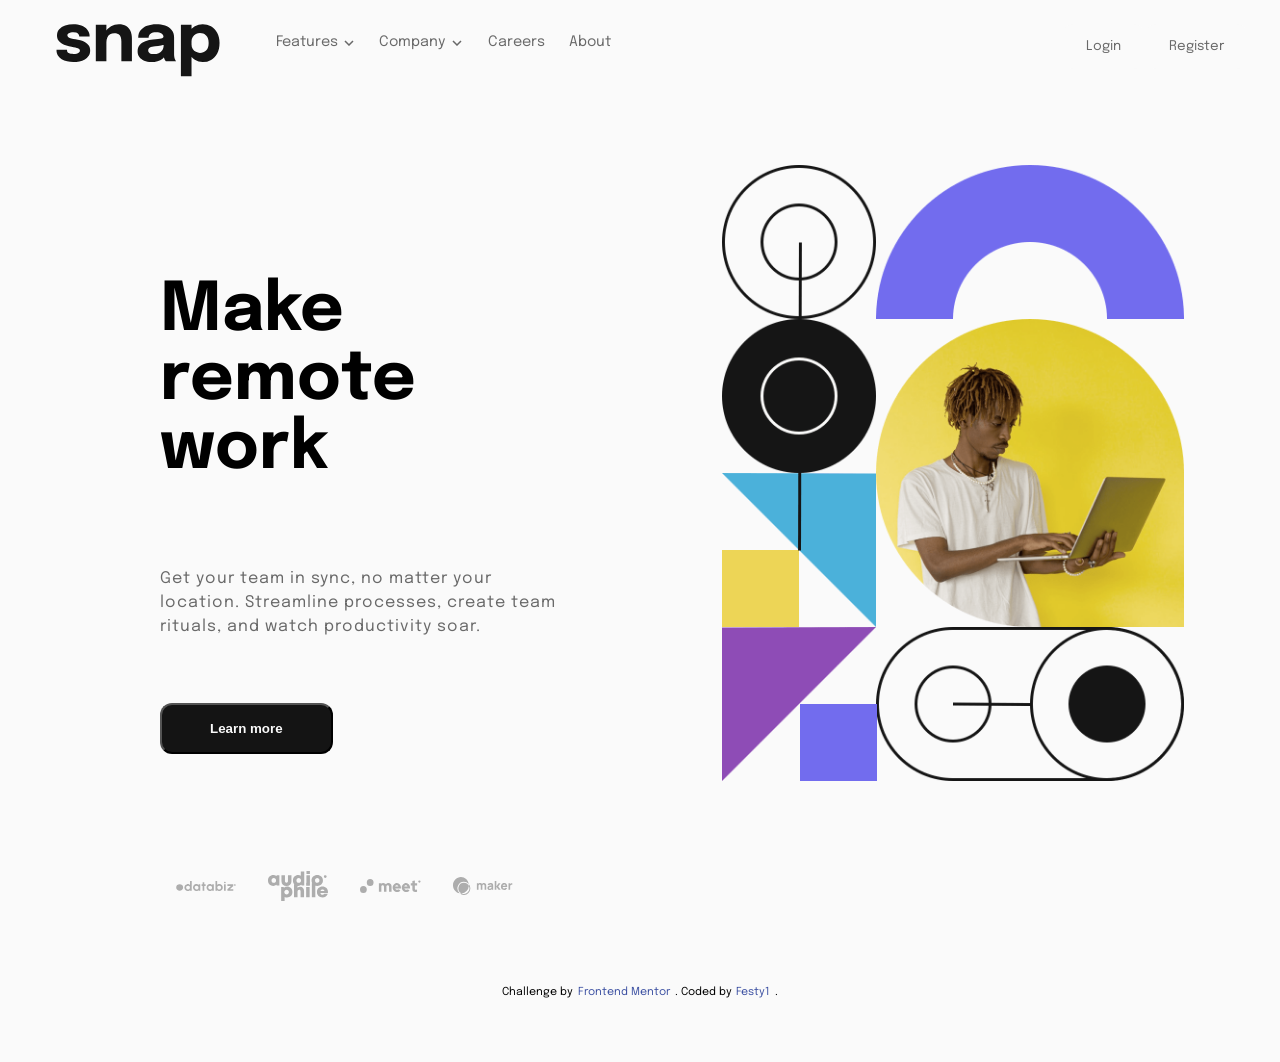
<file: indexx.html>
<!DOCTYPE html>
<html lang="en">

<head>
    <meta charset="UTF-8">
    <meta http-equiv="X-UA-Compatible" content="IE=edge">
    <meta name="viewport" content="width=device-width, initial-scale=1.0">
    <title>Section with Dropdown</title>
    <link rel="preconnect" href="https://fonts.googleapis.com">
    <link rel="preconnect" href="https://fonts.gstatic.com" crossorigin>
    <link href="https://fonts.googleapis.com/css2?family=Epilogue:wght@500;700&display=swap" rel="stylesheet">
    <link rel="stylesheet" href="styles.css">

</head>

<body>
    <header>
        <nav class="header">
            <div id="logo">
                <img src="./images/logo.svg" alt="logo">
            </div>
            <div id="menu">
                <img src="./images/icon-menu.svg" alt="menu" id="hamburger">
            </div>
            <!-- ////////  mobile menu  /////////// -->
            <div class="menu-main">
                <div class="close-menu">
                    <img src="./images/icon-close-menu.svg" alt="close menu" id="close">
                    <ul class="big-ul desktop-menu">
                        <li id="features"><a href="#">Features <img src="./images/icon-arrow-down.svg" alt="dropdown"
                                    id="arrow-down1"><img src="./images/icon-arrow-up.svg" alt="close"
                                    id="arrow-up1"></a>
                            <ul class="feature-li">
                                <li><a href="#"><img src="./images/icon-todo.svg" alt="Todo list icon"
                                            id="icon"></a>Todo List
                                </li>
                                <li><a href="#"><img src="./images/icon-calendar.svg" alt="Calender icon"
                                            id="icon"></a>Calender
                                </li>
                                <li><a href="#"><img src="./images/icon-reminders.svg" alt="Reminders icon"
                                            id="icon"></a>Reminders
                                </li>
                                <li><a href="#"><img src="./images/icon-planning.svg" alt="Planning icon"
                                            id="icon"></a>Planning
                                </li>
                            </ul>
                        </li>
                        <li><a href="#">Company <img src="./images/icon-arrow-down.svg" alt="dropdown"
                                    id="arrow-down2"><img src="./images/icon-arrow-up.svg" alt="close"
                                    id="arrow-up2"></a>
                            <ul class="company-li">
                                <li><a href="#"></a>History</li>
                                <li><a href="#"></a>Our Team</li>
                                <li><a href="#"></a>Blog</li>
                            </ul>
                        </li>
                        <li><a href="#">Careers</a></li>
                        <li><a href="#">About</a></li>
                    </ul>
                    <div class="btn1">
                        <button id="login">Login</button>
                        <button id="register">Register</button>
                    </div>
                </div>
            </div>
            <!-- //////// Desktop menu ////////// -->
            <div class="desktop">
                <div class="desktop-nav">
                    <img src="./images/logo.svg" alt="logo" id="desktop-logo">
                    <ul class="desktop-big-ul">
                        <li><a id="desktop-features" href="#">Features <img src="./images/icon-arrow-down.svg"
                                    alt="dropdown" id="desktop-arrow-down1"><img src="./images/icon-arrow-up.svg"
                                    alt="close" id="desktop-arrow-up1"></a>
                                    <div>
                                        <ul class="desktop-feature-li">
                                            <li><a href="#"><img src="./images/icon-todo.svg" alt="Todo list icon"
                                                        id="desktop-icon"></a>Todo List
                                            </li>
                                            <li><a href="#"><img src="./images/icon-calendar.svg" alt="Calender icon"
                                                        id="desktop-icon"></a>Calender
                                            </li>
                                            <li><a href="#"><img src="./images/icon-reminders.svg" alt="Reminders icon"
                                                        id="desktop-icon"></a>Reminders
                                            </li>
                                            <li><a href="#"><img src="./images/icon-planning.svg" alt="Planning icon"
                                                        id="desktop-icon"></a>Planning
                                            </li>
                                        </ul>
                                    </div>
                        </li>
                        <li><a href="#">Company <img src="./images/icon-arrow-down.svg" alt="dropdown"
                                    id="desktop-arrow-down2"><img src="./images/icon-arrow-up.svg" alt="close"
                                    id="desktop-arrow-up2"></a>
                            <ul class="desktop-company-li">
                                <li><a href="#"></a>History</li>
                                <li><a href="#"></a>Our Team</li>
                                <li><a href="#"></a>Blog</li>
                            </ul>
                        </li>
                        <li><a href="#">Careers</a></li>
                        <li><a href="#">About</a></li>
                    </ul>
                </div>
                <div class="desktop-btn1">
                    <button id="desktop-login">Login</button>
                    <button id="desktop-register">Register</button>
                </div>
            </div>
        </nav>
        
    </header>
    <section class="section">
        <div id="hero">
            <img src="./images/image-hero-mobile.png" alt="main-picture" id="mobile-image">
            <img src="./images/image-hero-desktop.png" alt="main-picture" id="desktop-image">
        </div>
        <div class="sub-section">
            <div class="words">
                <h1>Make remote work</h1>
                <p>Get your team in sync, no matter your location. Streamline processes, create team rituals, and watch
                    productivity soar.</p>
            </div>
            <div class="desktop-btn">
                <button id="learn-more">Learn more</button>
            </div>
            <div class="contact">
                <img src="./images/client-databiz.svg" alt="databiz-link" id="img-contact">
                <img src="./images/client-audiophile.svg" alt="audiophile-link" id="img-contact">
                <img src="./images/client-meet.svg" alt="client-meet-link" id="img-contact">
                <img src="./images/client-maker.svg" alt="client-maker-link" id="img-contact">
            </div>
        </div>
    </section>

    <footer class="attribution">
        Challenge by <a href="https://www.frontendmentor.io?ref=challenge" target="_blank">Frontend Mentor</a>.
         Coded by <a href="https://github.com/Festy1" target="_blank">Festy1</a>.
    </footer>
    <script src="script.js"></script>
</body>

</html>
</file>
<file: styles.css>
* {
  margin: 0;
  padding: 0;
  box-sizing: border-box;
}

body {
  width: 375px;
  font-family: "Epilogue";
  background-color: hsl(0, 0%, 98%);
}

.header {
  display: flex;
  padding: 1.5rem 1rem 1.5rem 1.5rem;
  flex-direction: row;
  justify-content: space-between;
  width: 100vw;
}

.menu-main {
  display: flex;
  position: fixed;
  left: 32%;
  height: 100vh;
  z-index: 1;
  top: 0;
  right: 0;
  display: none;
  width: 100vw;
}

#menu {
  cursor: pointer;
}

.close-menu {
  background-color: hsl(0, 0%, 98%);
  height: 100vh;
  padding-left: 2rem;
  width: 68%;
  top: 0;
  display: flex;
  flex-direction: column;
}

#close {
  margin-top: 1.5rem;
  width: 25px;
  height: 25px;
  margin-left: auto;
  margin-right: 1.5rem;
  cursor: pointer;
}

.big-ul {
  margin-top: 0.8rem;
  width: 260px;
}

ul {
  list-style: none;
  /* padding-right: 1rem; */
}

li {
  color: hsl(0, 0%, 41%);
  font-style: normal;
  font-size: 0.9rem;
  line-height: 2.3rem;
}

a {
  text-decoration: none;
  color: hsl(0, 0%, 41%);
}

#features {
  width: auto;
}

.feature-li {
  margin-left: 1rem;
  display: none;
}

.company-li {
  margin-left: 1rem;
  display: none;
}

#arrow-up1 {
  display: none;
  margin-left: 0.5rem;
}

#arrow-down1 {
  margin-left: 0.5rem;
}

#arrow-down2 {
  margin-left: 0.5rem;
}

#arrow-up2 {
  display: none;
  margin-left: 0.5rem;
}

#icon {
  margin-right: 0.5rem;
}

.btn1 {
  display: flex;
  flex-direction: column;
  margin: 1rem 1rem 0 0;
  /* padding-bottom: 3rem; */
  font-family: "Epilogue";
}

#login,
#register {
  font-family: "Epilogue";
  padding: 0.5rem;
  background-color: hsl(0, 0%, 98%);
  border-radius: 12px;
  color: hsl(0, 0%, 41%);
  border: none;
  cursor: pointer;
  transition-property: border;
  transition-duration: 2s;
  margin-bottom: 0.5rem;
}

#login:hover,
#register:hover {
  border: 1px solid black;
  /* transition-property: border;
    transition-duration: 1s;
    transition-delay: 200ms;
    transition-timing-function: ease-in-out; */
}

.section {
  display: flex;
  flex-direction: column;
}

.sub-section {
  width: 100vw;
}

.hero {
  display: flex;
  width: 100vw;
}

#mobile-image {
  width: 100vw;
}

#desktop-image {
  display: none;
}

.words {
  display: flex;
  flex-direction: column;
  padding: 3rem 1rem 1rem;
  width: 100%;
  justify-content: center;
}

h1 {
  display: flex;
  font-size: 2rem;
  margin-bottom: 1.3rem;
}

p {
  display: flex;
  font-style: normal;
  font-size: 0.9rem;
  color: hsl(0, 0%, 41%);
  text-align: center;
  line-height: 1.5rem;
}

.desktop-btn {
  display: flex;
  justify-content: center;
  width: 100vw;
}

#learn-more {
  padding: 0.7rem 1.4rem;
  color: hsl(0, 0%, 98%);
  background-color: hsl(0, 0%, 8%);
  border-radius: 0.75rem;
  font-weight: 700;
}

.contact {
  padding: 0 1rem;
  display: flex;
  justify-items: center;
  /* justify-content: space-between; */
  margin-bottom: 2rem;
  margin-top: 2rem;
}

.contact img {
  /* width: 50px;
  height: 100%; */
  justify-self: center;
  width: 15%;
  aspect-ratio: 3/2;
  object-fit: contain;
  margin: 1rem;
}

.attribution {
  display: flex;
  justify-content: center;
  font-size: 11px;
  text-align: center;
  margin-bottom: 1rem;
  width: 100vw;
}

.attribution a {
  color: hsl(228, 45%, 44%);
  margin: 0 0.3rem;
  margin-bottom: 3rem;
  /* z-index: 0; */
}

.desktop {
  display: none;
}

@media only screen and (min-width: 1200px) {
  body {
    width: 100%;
  }

  .menu-main {
    display: none;
  }

  #logo {
    display: none;
  }

  #menu {
    display: none;
  }

  .header {
    display: flex;
    padding: 1.5rem 1rem 1.5rem 1.5rem;
    flex-direction: row;
    justify-content: space-between;
    width: 100vw;
  }

  .desktop {
    display: flex;
    justify-content: space-between;
    justify-items: center;
    width: 100vw;
    overflow: auto;
  }

  .desktop-nav {
    display: flex;
    justify-content: space-around;
  }

  #desktop-logo {
    margin-left: 2rem;
    margin-right: 3.5rem;
    max-width: 100%;
    max-height: 100%;
    display: block;
  }
  .desktop-big-ul li:hover .desktop-feature-li {
    display: block;
  }
  .desktop-big-ul li:hover .desktop-company-li {
    display: block;
  }
  .desktop-feature-li {
    display: none;
    position: absolute;
    background-color: white;
    border-radius: 0.6rem;
    box-shadow: 0 0 0.6rem rgba(0, 0, 0, 0.2);
    padding: 1rem;
    list-style-type: none;
    margin-top: 1.2rem;
    left: 15%;
  }
  .desktop-feature-li li,
  .desktop-company-li li {
    cursor: pointer;
  }
  .desktop-feature-li li:hover,
  .desktop-company-li li:hover {
    color: black;
  }

  .desktop-company-li {
    display: none;
    position: absolute;
    background-color: white;
    border-radius: 0.6rem;
    box-shadow: 0 0 0.6rem rgba(0, 0, 0, 0.2);
    padding: 0.63rem;
    list-style-type: none;
    margin-top: 1.2rem;
  }
  #desktop-icon {
    margin-right: 0.8rem;
  }

  #desktop-arrow-up1,
  #desktop-arrow-up2 {
    display: none;
    margin: 0 0.1rem;
  }

  #desktop-arrow-down1,
  #desktop-arrow-down2 {
    margin: 0 0.1rem;
  }

  .desktop-big-ul {
    display: flex;
    padding: 0 0 1rem 0;
  }

  .desktop-big-ul li {
    margin-right: 1.5rem;
    font-size: normal;
  }

  .desktop-big-ul li a:hover {
    color: hsl(0, 0%, 8%);
  }

  #desktop-login,
  #desktop-register {
    font-family: "Epilogue";
    padding: 0.5rem 1.5rem;
    background-color: hsl(0, 0%, 98%);
    border-radius: 12px;
    color: hsl(0, 0%, 41%);
    border: none;
    cursor: pointer;
    margin-bottom: 0.5rem;
  }

  #desktop-login:hover,
  #desktop-register:hover {
    border: 1px solid black;
    color: black;
  }

  .desktop-btn1 {
    /* padding-bottom: 3rem; */
    display: flex;
    font-family: "Epilogue";
    margin-right: 1rem;
    justify-items: center;
  }

  #mobile-image {
    display: none;
  }

  .section {
    display: flex;
    flex-direction: row-reverse;
    width: 100vw;
    margin-top: 4rem;
  }

  #hero {
    width: 40%;
    margin-right: 6rem;
  }

  #desktop-image {
    display: block;
    max-width: 100%;
    max-height: 100%;
    object-fit: contain;
  }

  .sub-section {
    display: flex;
    flex-direction: column;
    justify-items: flex-start;
    width: 60%;
    padding-top: 4rem;
    padding-left: 9rem;
    padding-right: 9rem;
  }

  h1 {
    font-size: 4.2rem;
    width: 100%;
    margin-bottom: 5.2rem;
  }

  p {
    font-size: 1rem;
    text-align: start;
    width: 100%;
    margin-top: 0rem;
    line-height: 1.5rem;
    /* word-spacing: 0.3rem; */
    letter-spacing: 1px;
    margin-bottom: 3rem;
  }

  .contact {
    display: flex;
    flex-direction: row;
  }

  .contact img {
    /* max-width: 100%;
        max-height: 100%; */
  }

  .desktop-btn {
    width: auto;
    justify-content: start;
    margin-left: 1rem;
    margin-bottom: 4rem;
  }

  #learn-more {
    padding: 1rem 3rem;
    color: hsl(0, 0%, 98%);
    background-color: hsl(0, 0%, 98%);
    background-color: hsl(0, 0%, 8%);
    border-radius: 0.75rem;
    font-weight: 700;
  }

  .attribution {
    margin-top: 2rem;
  }
}
</file>
